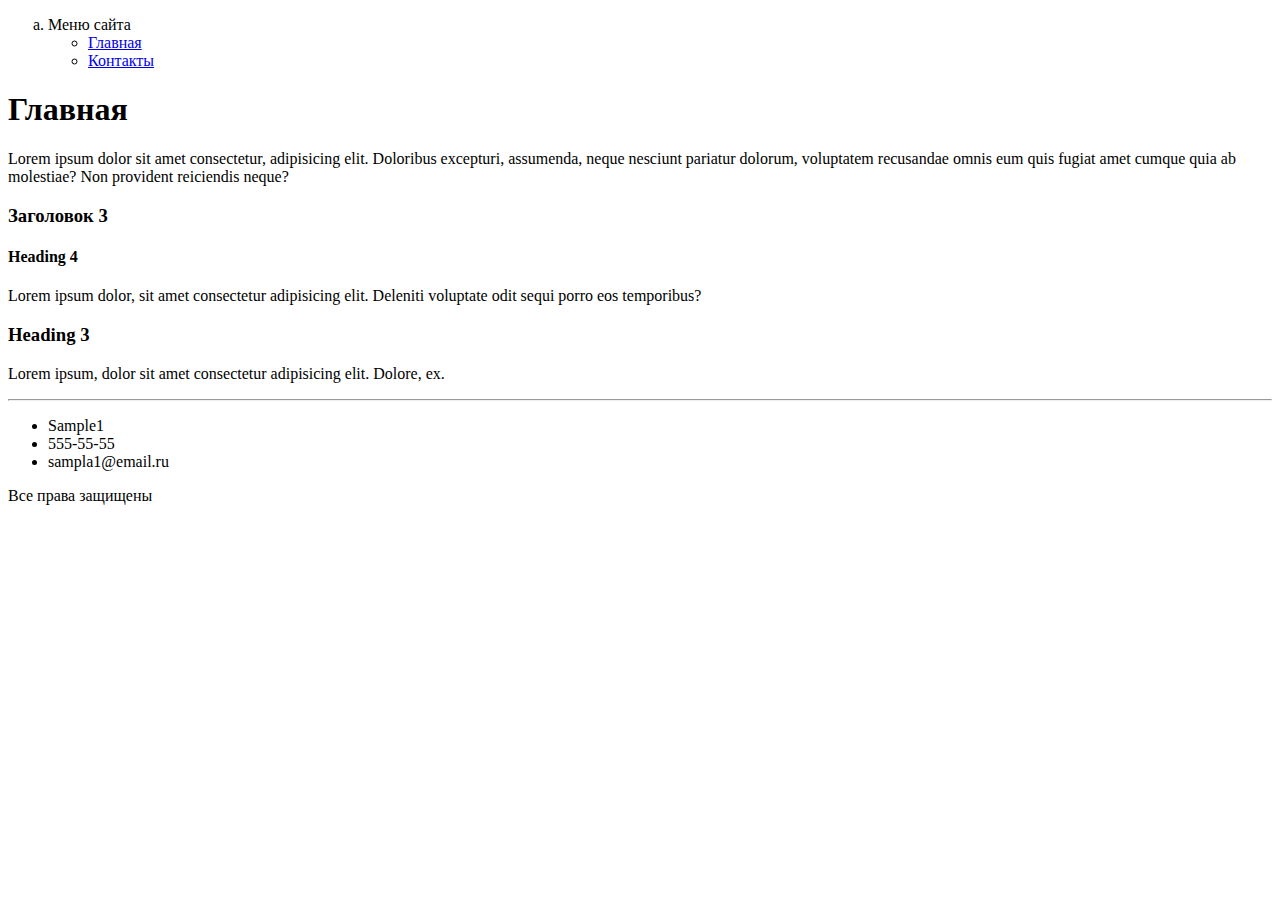
<file: task2/index.html>
<!DOCTYPE html>
<html lang="en">
<head>
    <meta charset="UTF-8">
    <meta http-equiv="X-UA-Compatible" content="IE=edge">
    <meta name="viewport" content="width=device-width, initial-scale=1.0">
    <title>Main</title>
</head> 
<body> 
    <ol type="a">
        <li>
            Меню сайта
            <ul>
                <li><a href="index.html">Главная</a></li>
                <li><a href="contacts.html">Контакты</a></li>
            </ul>
        </li>
    </ol>
    <h1>Главная</h1>
    <p>Lorem ipsum dolor sit amet consectetur, adipisicing elit. Doloribus excepturi, assumenda, neque nesciunt pariatur dolorum, voluptatem recusandae omnis eum quis fugiat amet cumque quia ab molestiae? Non provident reiciendis neque?</p>
    <h3>Заголовок 3</h3>
    <h4>Heading 4</h4>
    <p>Lorem ipsum dolor, sit amet consectetur adipisicing elit. Deleniti voluptate odit sequi porro eos temporibus?</p>
    <h3>Heading 3</h3>
    <p>Lorem ipsum, dolor sit amet consectetur adipisicing elit. Dolore, ex.</p>
    <hr>
    <ul>
        <li>Sample1</li>
        <li>555-55-55</li>
        <li>sampla1@email.ru</li>
    </ul>
    <p>Все права защищены</p>
</body>
</html>
</file>
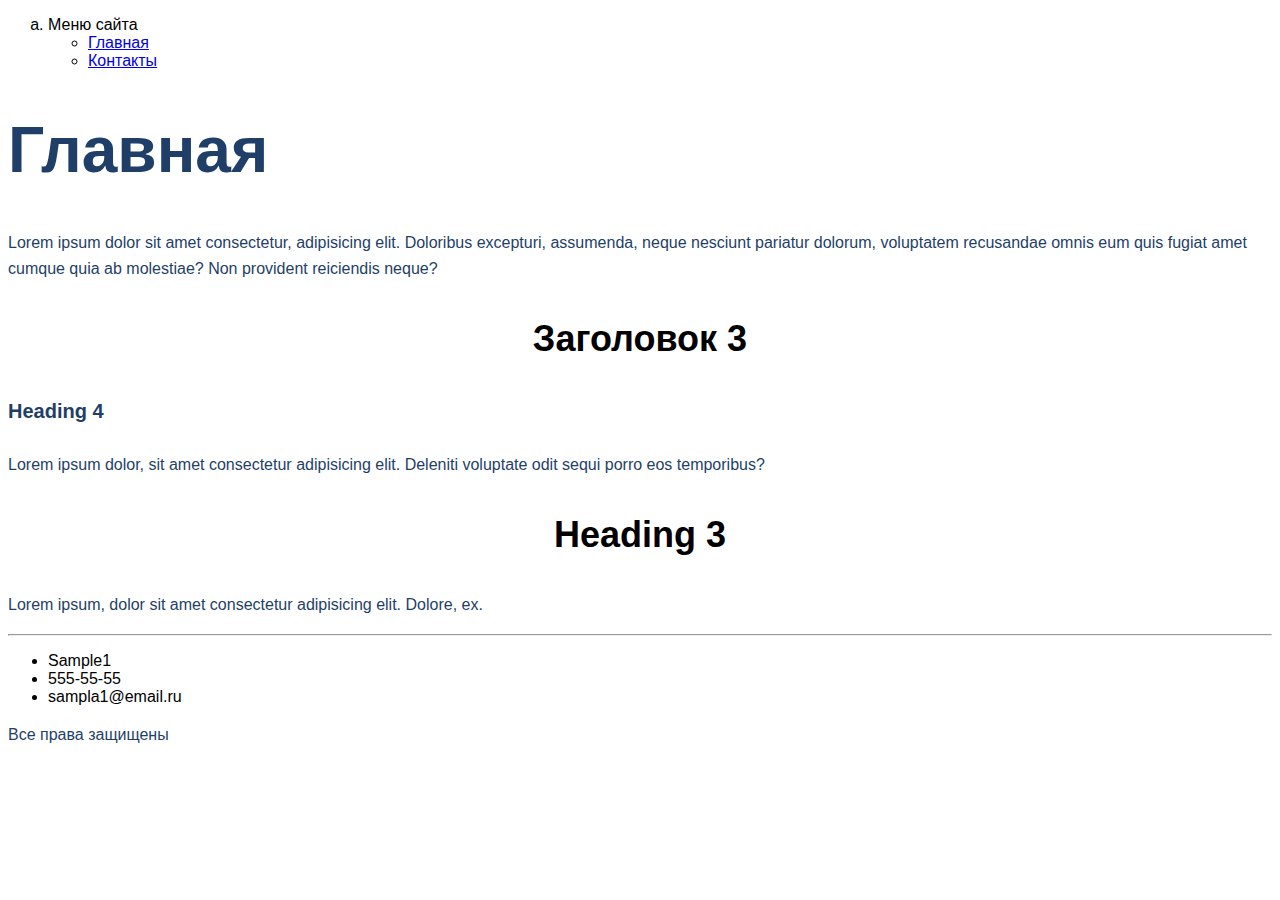
<file: task3/index.html>
<!DOCTYPE html>
<html lang="en">
<head>
    <meta charset="UTF-8">
    <meta http-equiv="X-UA-Compatible" content="IE=edge">
    <meta name="viewport" content="width=device-width, initial-scale=1.0">
    <title>Main</title>
    <link rel="stylesheet" href="styles.css">
</head> 
<body> 
    <ol type="a">
        <li>
            Меню сайта
            <ul>
                <li><a href="index.html">Главная</a></li>
                <li><a href="contacts.html">Контакты</a></li>
            </ul>
        </li>
    </ol>
    <h1 class="main-header">Главная</h1>
    <p class="paragraph">Lorem ipsum dolor sit amet consectetur, adipisicing elit. Doloribus excepturi, assumenda, neque nesciunt pariatur dolorum, voluptatem recusandae omnis eum quis fugiat amet cumque quia ab molestiae? Non provident reiciendis neque?</p>
    <h3 class="third-header">Заголовок 3</h3>
    <h4 class="small-header">Heading 4</h4>
    <p class="paragraph">Lorem ipsum dolor, sit amet consectetur adipisicing elit. Deleniti voluptate odit sequi porro eos temporibus?</p>
    <h3 class="third-header">Heading 3</h3>
    <p class="paragraph">Lorem ipsum, dolor sit amet consectetur adipisicing elit. Dolore, ex.</p>
    <hr>
    <ul>
        <li>Sample1</li>
        <li>555-55-55</li>
        <li>sampla1@email.ru</li>
    </ul>
    <p class="paragraph">Все права защищены</p>
</body>
</html>
</file>
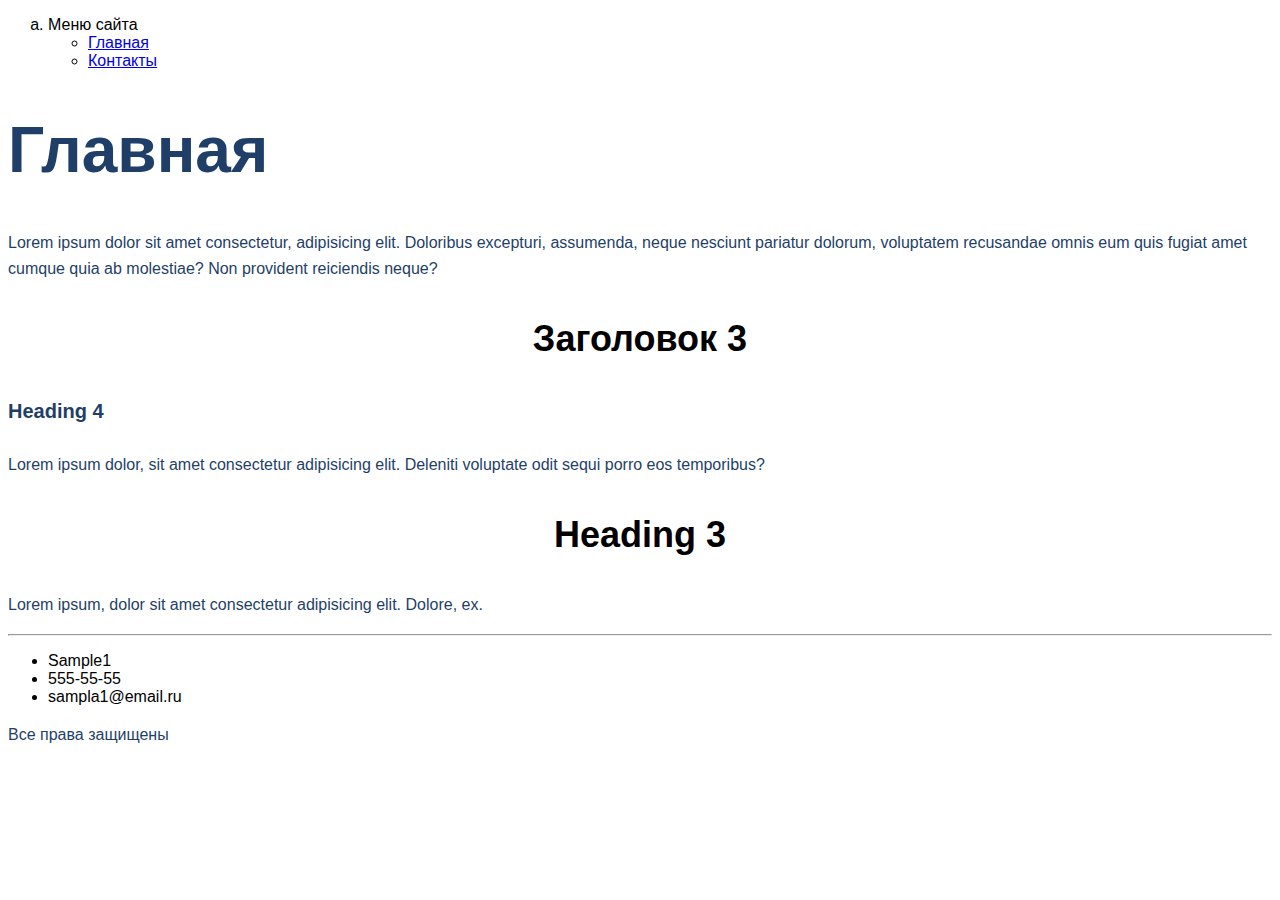
<file: task4/index.html>
<!DOCTYPE html>
<html lang="en">

<head>
    <meta charset="UTF-8">
    <meta http-equiv="X-UA-Compatible" content="IE=edge">
    <meta name="viewport" content="width=device-width, initial-scale=1.0">
    <title>Main</title>
    <link rel="stylesheet" href="styles.css">
</head>

<body>
    <div class="unified-theme text-block">
        <div class="site-menu">
            <ol type="a">
                <li>
                    Меню сайта
                    <ul>
                        <li><a href="index.html">Главная</a></li>
                        <li><a href="contacts.html">Контакты</a></li>
                    </ul>
                </li>
            </ol>
        </div>
        <div class="title">
            <h1 class="main-header">Главная</h1>
            <p class="paragraph">Lorem ipsum dolor sit amet consectetur, adipisicing elit. Doloribus excepturi,
                assumenda,
                neque nesciunt pariatur dolorum, voluptatem recusandae omnis eum quis fugiat amet cumque quia ab
                molestiae? Non
                provident reiciendis neque?</p>
        </div>
    </div>
    <div class="unified-theme">
        <h3 class="third-header">Заголовок 3</h3>
        <div class="offers-list">
            <div class="offer">
                <h4 class="small-header">Heading 4</h4>
            </div>
        </div>
    </div>

    <div class="text-block">
        <p class="paragraph">Lorem ipsum dolor, sit amet consectetur adipisicing elit. Deleniti voluptate odit sequi
            porro eos temporibus?</p>
    </div>

    <div class="text-block">
        <div class="work-offer-block">
            <div class="work-offer">
                <h3 class="third-header">Heading 3</h3>
                <p class="paragraph">Lorem ipsum, dolor sit amet consectetur adipisicing elit. Dolore, ex.</p>
            </div>
        </div>

        <hr>
        <div class="footer">
            <ul>
                <li>Sample1</li>
                <li>555-55-55</li>
                <li>sampla1@email.ru</li>
            </ul>
            <div class="copyright">
                <p class="paragraph">Все права защищены</p>
            </div>
        </div>
    </div>
</body>

</html>
</file>
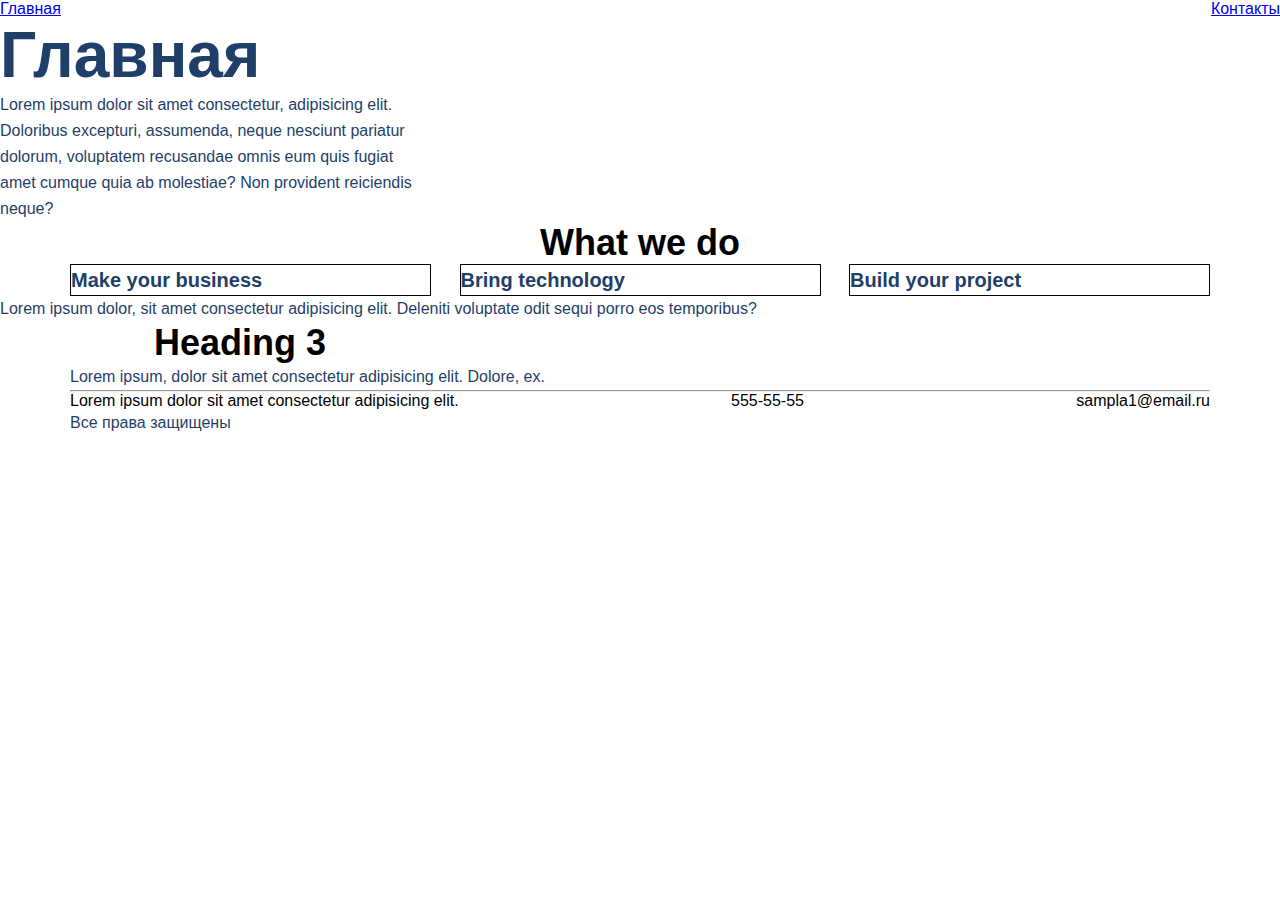
<file: task5/index.html>
<!DOCTYPE html>
<html lang="en">

<head>
    <meta charset="UTF-8">
    <meta http-equiv="X-UA-Compatible" content="IE=edge">
    <meta name="viewport" content="width=device-width, initial-scale=1.0">
    <title>Main</title>
    <link rel="stylesheet" href="styles.css">
</head>

<body>

    <div class="heading">
        <a href="index.html">Главная</a>
        <a href="contacts.html">Контакты</a>
    </div>
    <div class="title">
        <h1 class="main-header">Главная</h1>
        <p class="paragraph">Lorem ipsum dolor sit amet consectetur, adipisicing elit. Doloribus excepturi,
            assumenda,
            neque nesciunt pariatur dolorum, voluptatem recusandae omnis eum quis fugiat amet cumque quia ab
            molestiae? Non
            provident reiciendis neque?</p>
    </div>

    <div class="what-we-do container">
        <h3 class="medium-header">What we do</h3>
        <div class="card-list">
            <div class="card">
                <h4 class="small-header">Make your business</h4>
            </div>
            <div class="card">
                <h4 class="small-header">Bring technology</h4>
            </div>
            <div class="card">
                <h4 class="small-header">Build your project</h4>
            </div>
        </div>
    </div>

    <div class="our-finished-project">
        <p class="paragraph">Lorem ipsum dolor, sit amet consectetur adipisicing elit. Deleniti voluptate odit sequi
            porro eos temporibus?</p>
    </div>

    <div class="footer">
        <div class="container">
            <div class="chatter">
                <div class="intersted-to-woek">
                    <h3 class="medium-header">Heading 3</h3>
                    <p class="paragraph">Lorem ipsum, dolor sit amet consectetur adipisicing elit. Dolore, ex.</p>
                </div>
            </div>

            <hr>
            <div class="down-footer">
                <ul class="footer-contacts">
                    <li>Lorem ipsum dolor sit amet consectetur adipisicing elit.</li>
                    <li>555-55-55</li>
                    <li>sampla1@email.ru</li>
                </ul>
                <div class="copyright">
                    <p class="paragraph">Все права защищены</p>
                </div>
            </div>
        </div>
    </div>
</body>

</html>
</file>
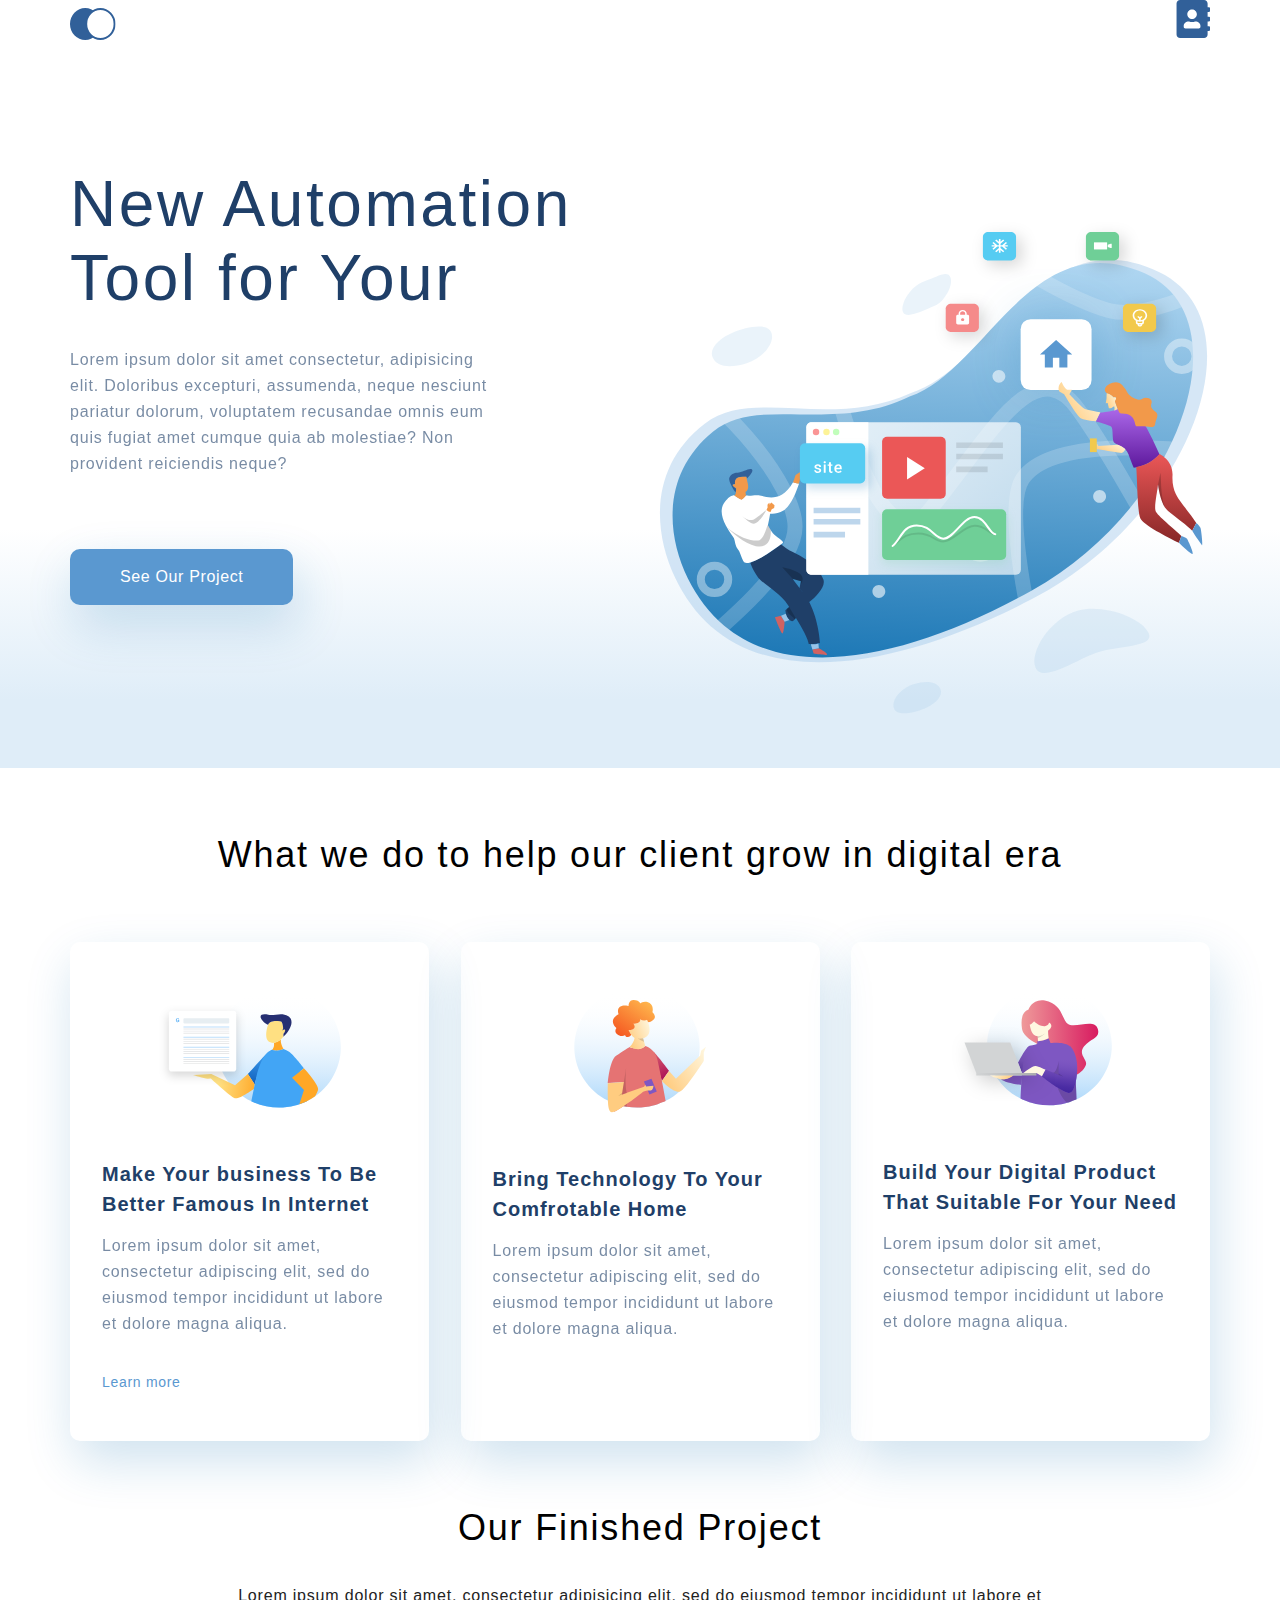
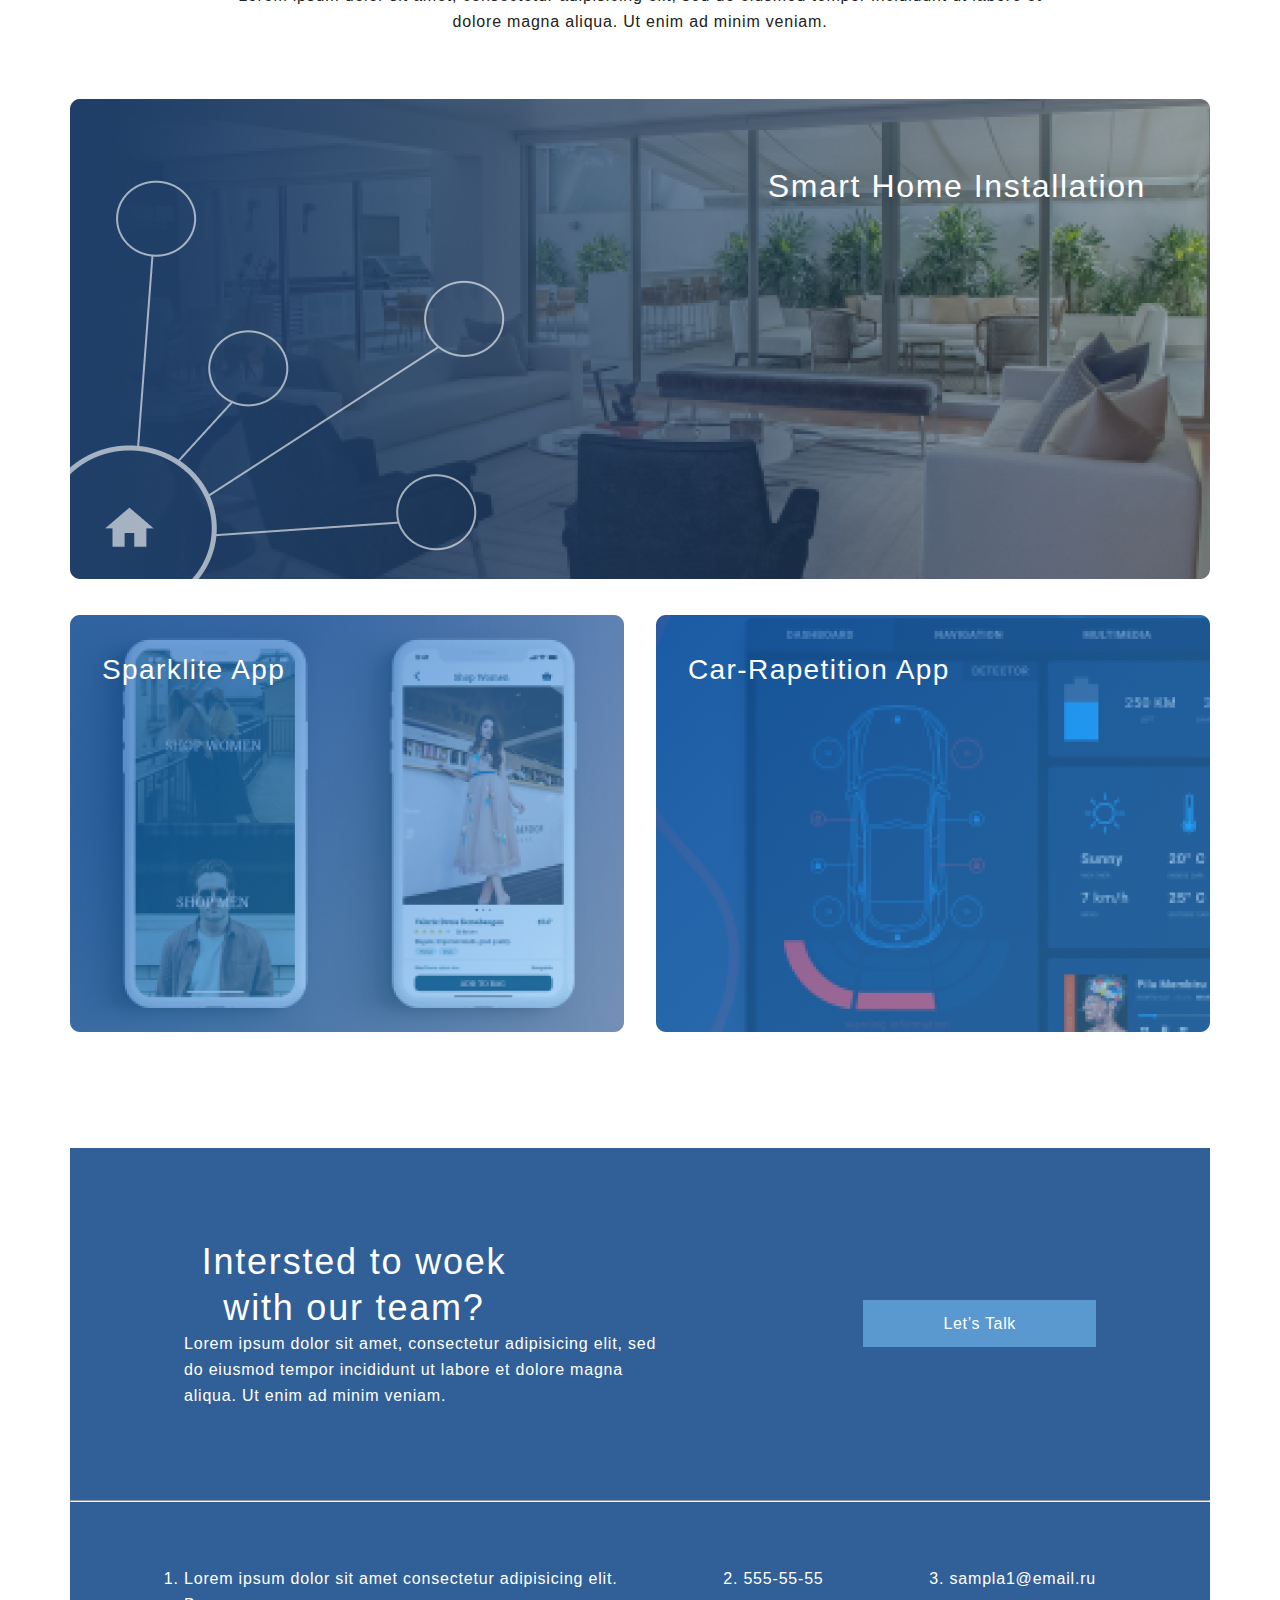
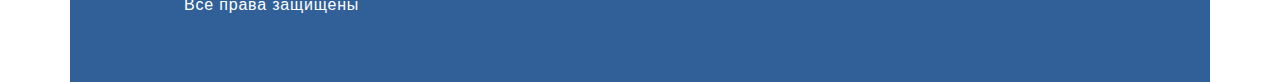
<file: task6/index.html>
<!DOCTYPE html>
<html lang="en">

<head>
    <meta charset="UTF-8">
    <meta http-equiv="X-UA-Compatible" content="IE=edge">
    <meta name="viewport" content="width=device-width, initial-scale=1.0">
    <title>Main</title>
    <link rel="stylesheet" href="styles.css">
</head>

<body>
    <div class="top">
        <div class="container top__box">
            <div class="heading">
                <a href="index.html">
                    <img src="img/logo.svg" alt="logo">
                </a>
                <a href="contacts.html">
                    <img src="img/contacts.svg" alt="contacts">
                </a>
            </div>
            <div class="top__info">
                <h1 class="top__header">New Automation Tool for Your</h1>
                <p class="text">Lorem ipsum dolor sit amet consectetur, adipisicing elit. Doloribus excepturi,
                    assumenda,
                    neque nesciunt pariatur dolorum, voluptatem recusandae omnis eum quis fugiat amet cumque quia ab
                    molestiae? Non
                    provident reiciendis neque?</p>
                <a class="top__button" href="#">See Our Project</a>
            </div>
        </div>
    </div>

    <div class="what-we-do container">
        <h3 class="header">What we do to help our client grow in digital era</h3>
        <div class="card__box">
            <div class="card">
                <img class="card__img" src="img/card_1.svg" alt="card_1">
                <h4 class="small-header">Make Your business To Be Better Famous In Internet</h4>
                <p class="text">Lorem ipsum dolor sit amet, consectetur adipiscing elit, sed do eiusmod tempor
                    incididunt ut labore et dolore magna aliqua.</p>
                <a href="" class="card__link">Learn more</a>
            </div>
            <div class="card">
                <img class="card__img" src="img/card_2.svg" alt="card_2">
                <h4 class="small-header">Bring Technology To Your Comfrotable Home</h4>
                <p class="text">Lorem ipsum dolor sit amet, consectetur adipiscing elit, sed do eiusmod tempor
                    incididunt ut labore et dolore magna aliqua.</p>
            </div>
            <div class="card">
                <img class="card__img" src="img/card_3.svg" alt="card_3">
                <h4 class="small-header">Build Your Digital Product That Suitable For Your Need</h4>
                <p class="text">Lorem ipsum dolor sit amet, consectetur adipiscing elit, sed do eiusmod tempor
                    incididunt ut labore et dolore magna aliqua.</p>
            </div>
        </div>
    </div>

    <div class="project container">
        <h3 class="header">Our Finished Project</h3>
        <p class="text project__text">Lorem ipsum dolor sit amet, consectetur adipisicing elit, sed do eiusmod tempor
            incididunt ut labore et dolore magna aliqua. Ut enim ad minim veniam.</p>
        <div class="project__item">
            <img class="project__img" src="img/project_1.png" alt="project_1">
            <p class="project__img__text">Smart Home Installation</p>

        </div>
        <div class="project__group">
            <div class="project__item project__item_margin">
                <img src="img/project_2.png" alt="project_2" class="project__img">
                <p class="project__group__img__text">Sparklite App</p>
            </div>
            <div class="project__item">
                <img src="img/project_3.png" alt="project_3" class="project__img">
                <p class="project__group__img__text">Car-Rapetition App</p>
            </div>
        </div>

    </div>

    <div class="footer">
        <div class="container">
            <div class="footer_back">
                <div class="footer__top">
                    <div class="intersted-to-woek">
                        <h3 class="header footer__header">Intersted to woek with our team?</h3>
                        <p class="text footer__text">Lorem ipsum dolor sit amet, consectetur adipisicing elit, sed do eiusmod
                            tempor incididunt ut labore et dolore magna aliqua. Ut enim ad minim veniam.</p>
                    </div>
                    <div class="footer__button__box">
                        <a href="#" class="footer__button">Let’s Talk</a>
                    </div>
                </div>


                <hr>
                <div class="footer__down">
                    <ol class="footer__contacts">
                        <li class="text footer__text">Lorem ipsum dolor sit amet consectetur adipisicing elit.</li>
                        <li class="text footer__text">555-55-55</li>
                        <li class="text footer__text">sampla1@email.ru</li>
                    </ol>
                    <div class="copyright">
                        <p class="text footer__text">Все права защищены</p>
                    </div>
                </div>
            </div>
        </div>
    </div>
</body>

</html>
</file>
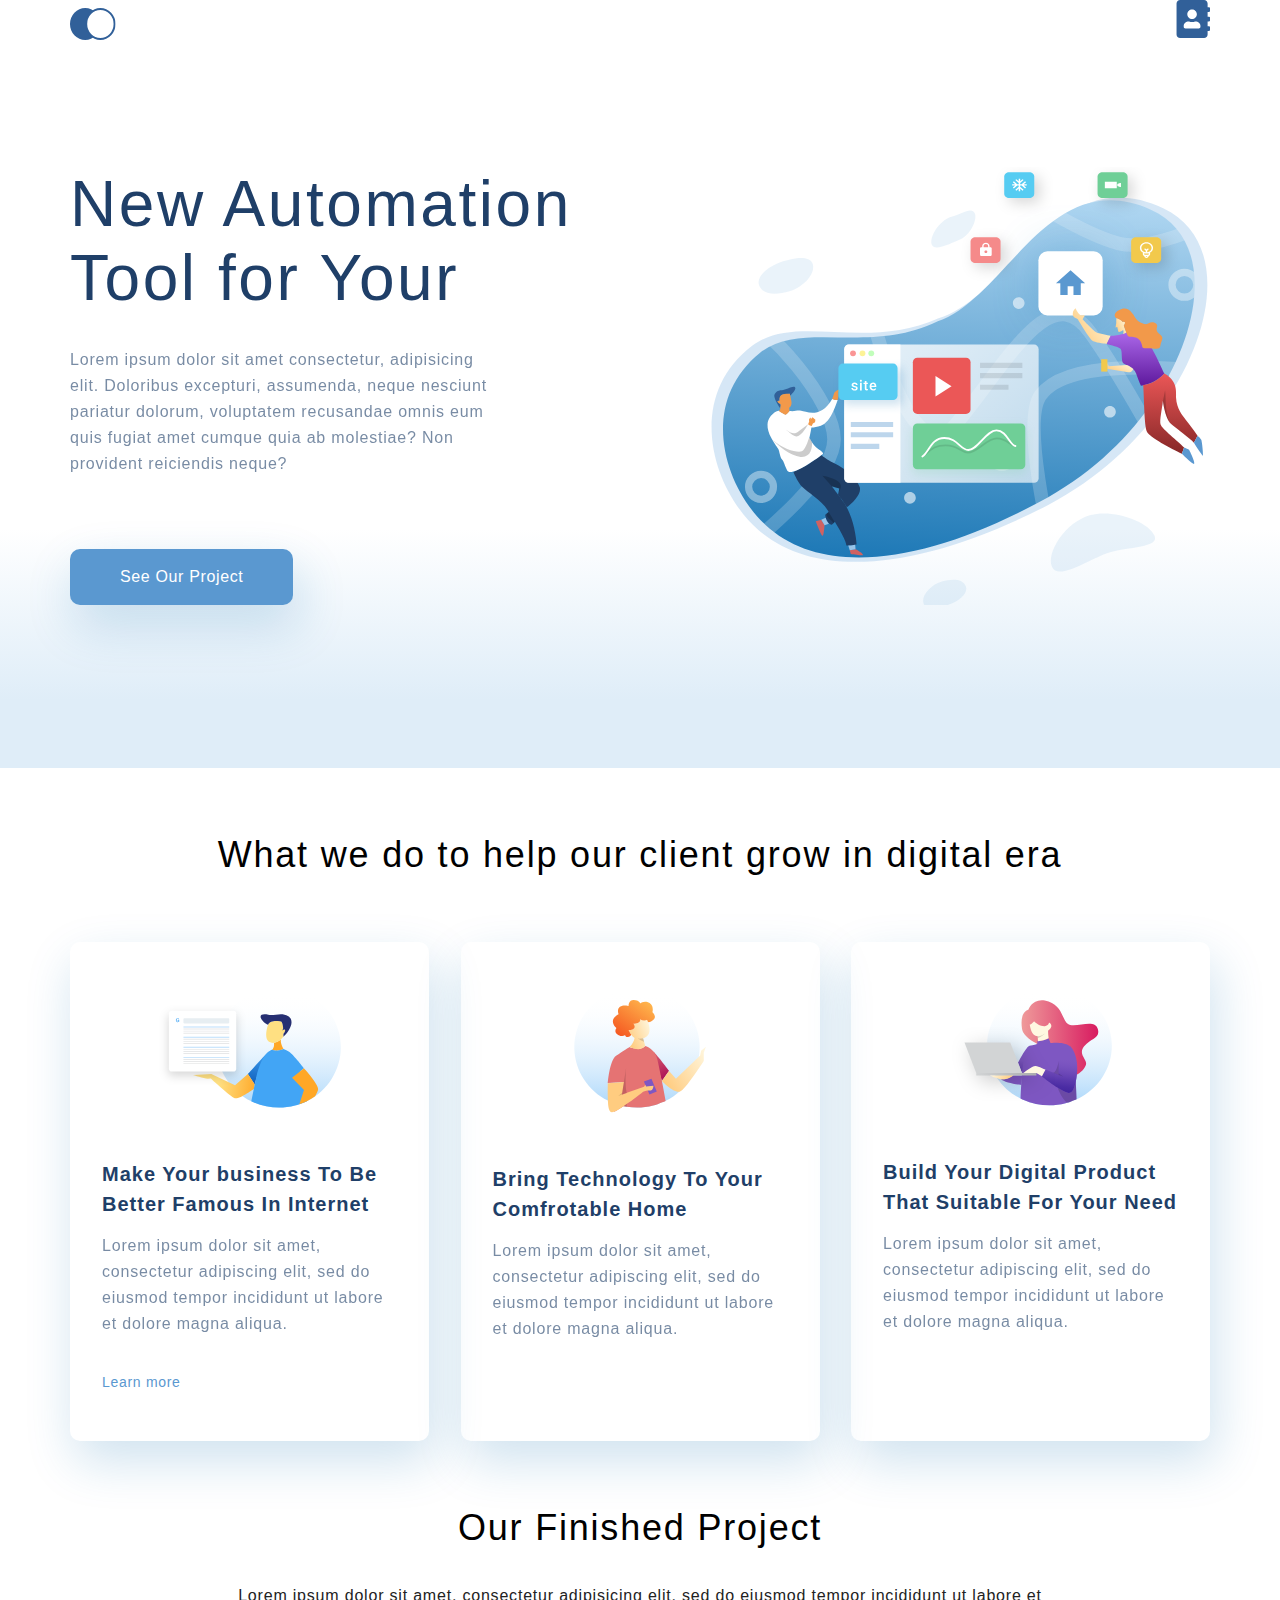
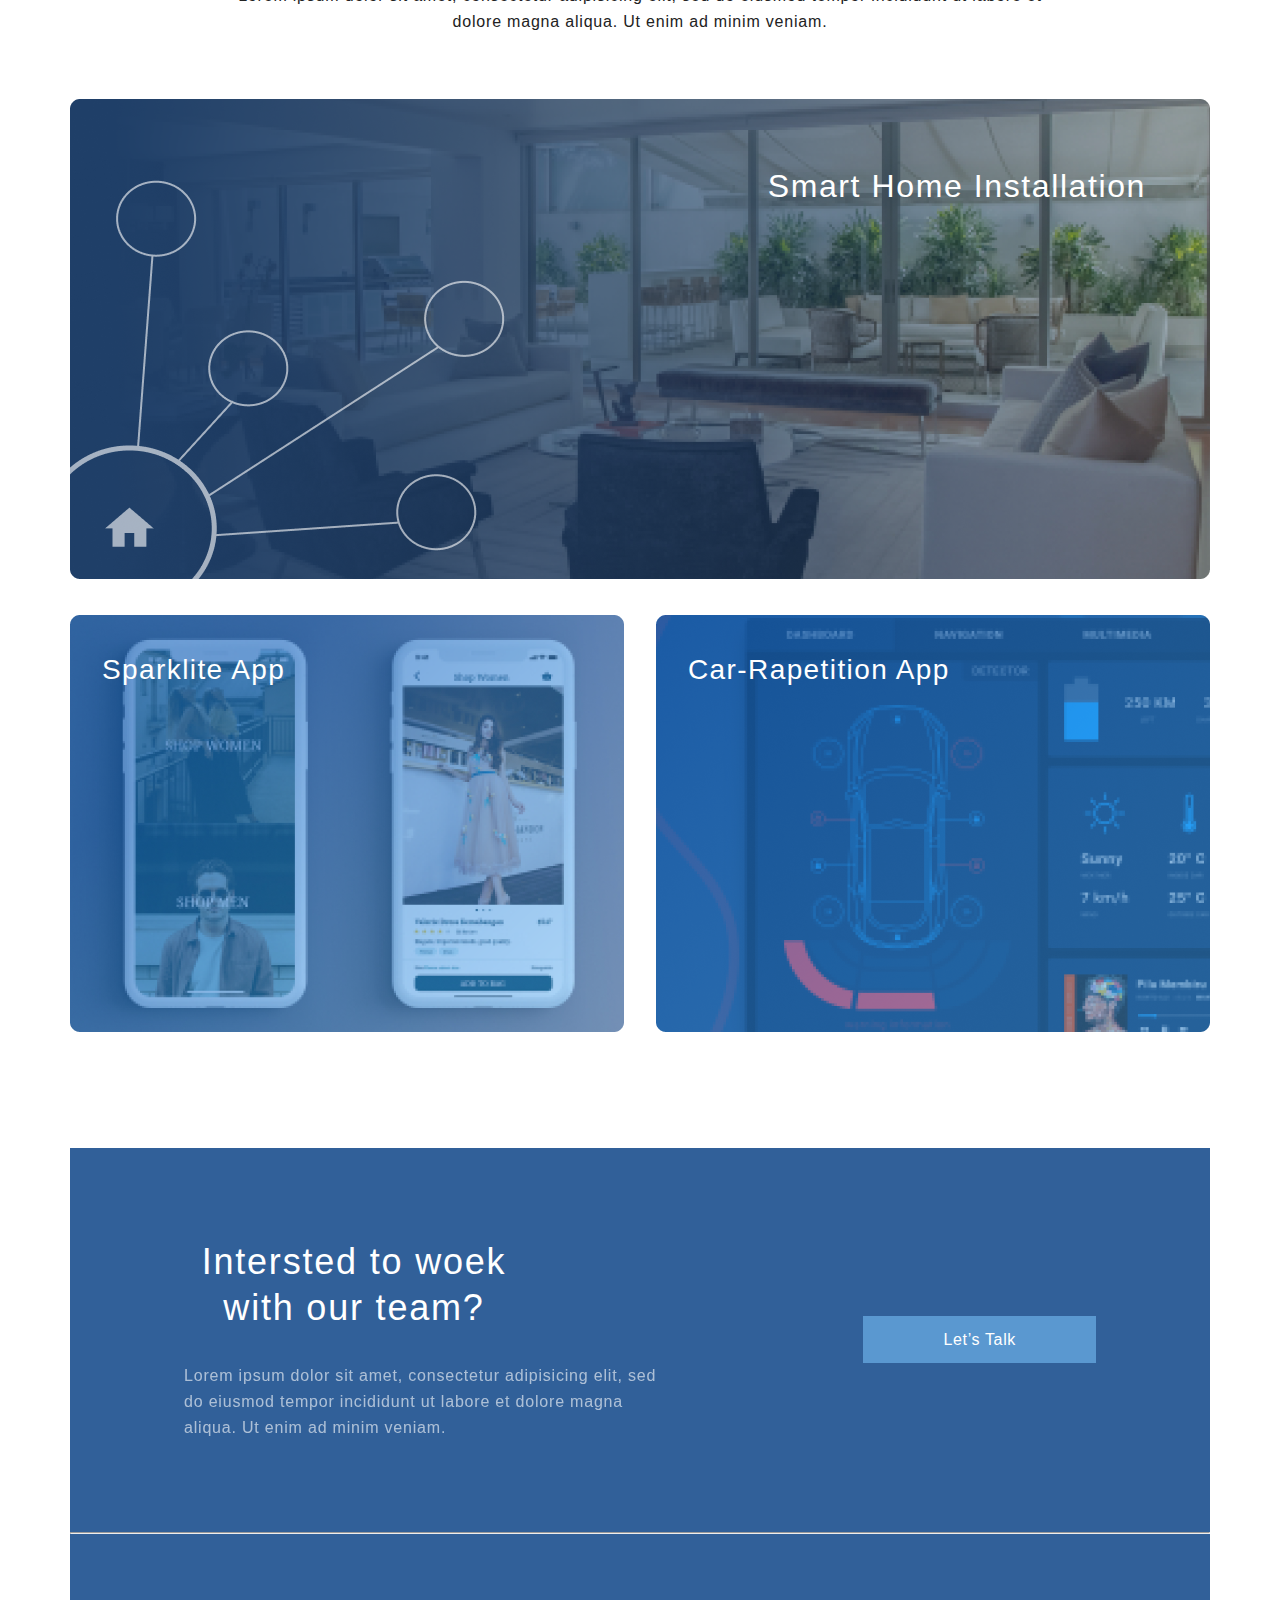
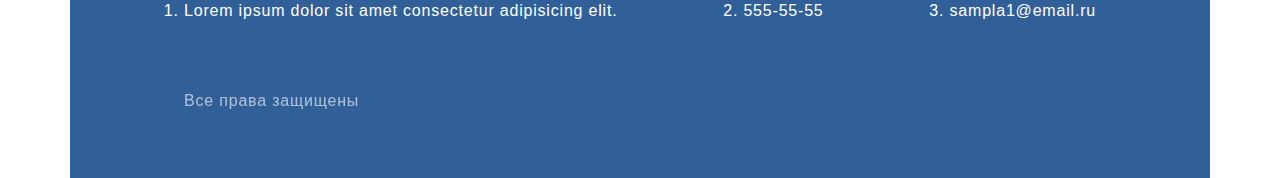
<file: task7/index.html>
<!DOCTYPE html>
<html lang="zxx">

<head>
    <meta charset="UTF-8">
    <meta http-equiv="X-UA-Compatible" content="IE=edge">
    <meta name="viewport" content="width=device-width, initial-scale=1.0">
    <title>Main</title>
    <link rel="stylesheet" href="styles.css">
</head>

<body>
    <div class="top">
        <div class="container top__box">
            <div class="heading">
                <a href="index.html">
                    <img src="img/logo.svg" alt="logo">
                </a>
                <a href="contacts.html">
                    <img src="img/contacts.svg" alt="contacts">
                </a>
            </div>
            <div class="top__info">
                <h1 class="top__header">New Automation Tool for Your</h1>
                <p class="text">Lorem ipsum dolor sit amet consectetur, adipisicing elit. Doloribus excepturi,
                    assumenda,
                    neque nesciunt pariatur dolorum, voluptatem recusandae omnis eum quis fugiat amet cumque quia ab
                    molestiae? Non
                    provident reiciendis neque?</p>
                <a class="top__button" href="#">See Our Project</a>
            </div>
        </div>
    </div>

    <div class="what-we-do container">
        <h3 class="header">What we do to help our client grow in digital era</h3>
        <div class="card__box">
            <div class="card">
                <img class="card__img" src="img/card_1.svg" alt="card_1">
                <h4 class="small-header">Make Your business To Be Better Famous In Internet</h4>
                <p class="text">Lorem ipsum dolor sit amet, consectetur adipiscing elit, sed do eiusmod tempor
                    incididunt ut labore et dolore magna aliqua.</p>
                <a href="" class="card__link">Learn more</a>
            </div>
            <div class="card">
                <img class="card__img" src="img/card_2.svg" alt="card_2">
                <h4 class="small-header">Bring Technology To Your Comfrotable Home</h4>
                <p class="text">Lorem ipsum dolor sit amet, consectetur adipiscing elit, sed do eiusmod tempor
                    incididunt ut labore et dolore magna aliqua.</p>
            </div>
            <div class="card">
                <img class="card__img" src="img/card_3.svg" alt="card_3">
                <h4 class="small-header">Build Your Digital Product That Suitable For Your Need</h4>
                <p class="text">Lorem ipsum dolor sit amet, consectetur adipiscing elit, sed do eiusmod tempor
                    incididunt ut labore et dolore magna aliqua.</p>
            </div>
        </div>
    </div>

    <div class="project container">
        <h3 class="header">Our Finished Project</h3>
        <p class="text project__text">Lorem ipsum dolor sit amet, consectetur adipisicing elit, sed do eiusmod tempor
            incididunt ut labore et dolore magna aliqua. Ut enim ad minim veniam.</p>
        <div class="project__item">
            <img class="project__img" src="img/project_1.png" alt="project_1">
            <p class="project__img__text">Smart Home Installation</p>

        </div>
        <div class="project__group">
            <div class="project__item project__item_margin">
                <img src="img/project_2.png" alt="project_2" class="project__img">
                <p class="project__group__img__text">Sparklite App</p>
            </div>
            <div class="project__item">
                <img src="img/project_3.png" alt="project_3" class="project__img">
                <p class="project__group__img__text">Car-Rapetition App</p>
            </div>
        </div>

    </div>

    <div class="footer">
        <div class="container">
            <div class="footer_back">
                <div class="footer__top">
                    <div class="intersted-to-woek">
                        <h3 class="header footer__header">Intersted to woek with our team?</h3>
                        <p class="text footer__text">Lorem ipsum dolor sit amet, consectetur adipisicing elit, sed do
                            eiusmod
                            tempor incididunt ut labore et dolore magna aliqua. Ut enim ad minim veniam.</p>
                    </div>
                    <div class="footer__button__box">
                        <a href="#" class="footer__button">Let’s Talk</a>
                    </div>
                </div>


                <hr>
                <div class="footer__down">
                    <ol class="footer__contacts">
                        <li class="text footer__text footer__contacts__text footer__contacts__text__margin">Lorem ipsum
                            dolor sit amet consectetur
                            adipisicing elit.</li>
                        <li class="text footer__text footer__contacts__text footer__contacts__text__margin">555-55-55</li>
                        <li class="text footer__text footer__contacts__text">sampla1@email.ru</li>
                    </ol>
                    <div class="copyright">
                        <p class="text footer__text">Все права защищены</p>
                    </div>
                </div>
            </div>
        </div>
    </div>
</body>

</html>
</file>
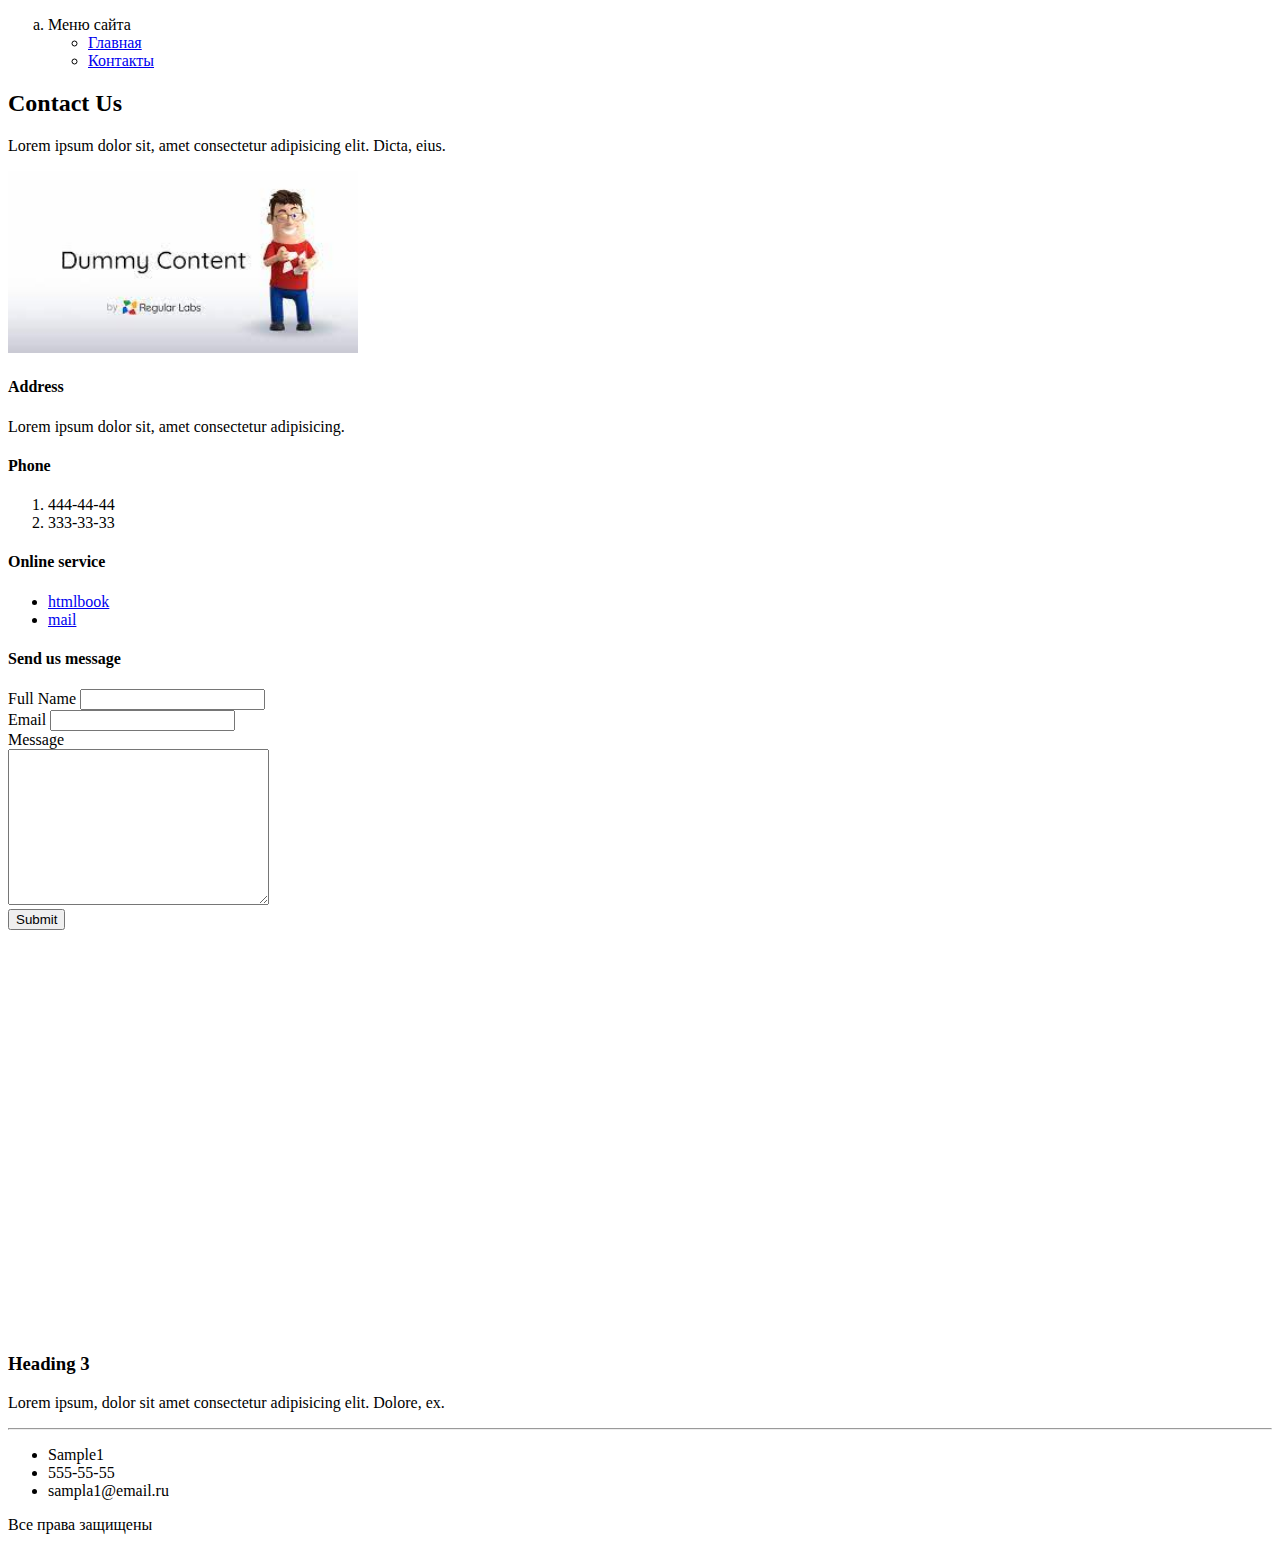
<file: task2/contacts.html>
<!DOCTYPE html>
<html lang="en">
<head>
    <meta charset="UTF-8">
    <meta http-equiv="X-UA-Compatible" content="IE=edge">
    <meta name="viewport" content="width=device-width, initial-scale=1.0">
    <title>Contacts</title>
</head>
<body>
    <ol type="a">
        <li>
            Меню сайта
            <ul>
                <li><a href="index.html">Главная</a></li>
                <li><a href="contacts.html">Контакты</a></li>
            </ul>
        </li>
    </ol>
    <h2>Contact Us</h2>
    <p>Lorem ipsum dolor sit, amet consectetur adipisicing elit. Dicta, eius.</p>
    <img src="img/dummy.jpg" alt="dummy_contant" width="350">
    <h4>Address</h4>
    <p>Lorem ipsum dolor sit, amet consectetur adipisicing.</p>
    <h4>Phone</h4>
    <ol>
        <li>444-44-44</li>
        <li>333-33-33</li>
    </ol>
    <h4>Online service</h4>
    <ul>
        <li>
            <a href="http://htmlbook.ru/" target="_blank">htmlbook</a>
        </li>
        <li>
            <a href="mailto:test@yandex.ru" target="_blank">mail</a>
        </li>
    </ul>
    <h4>Send us message</h4>
    <form action="#">
        <label>Full Name <input type="text"></label><br>
        <label>Email  <input type="email"></label><br>
        <label for="message">Message </label><br>
        <textarea id="message" cols="30" rows="10"></textarea><br>
        <input type="submit"><br>
    </form>
    <iframe src="https://yandex.ru/map-widget/v1/?um=constructor%3A41d4c00e1d5fa54fed2f29cd96fa464a2a1ffd8790b704fde06ea682fdd64a50&amp;source=constructor" width="500" height="400" frameborder="0"></iframe>
    <h3>Heading 3</h3>
    <p>Lorem ipsum, dolor sit amet consectetur adipisicing elit. Dolore, ex.</p>
    <hr>
    <ul>
        <li>Sample1</li>
        <li>555-55-55</li>
        <li>sampla1@email.ru</li>
    </ul>
    <p>Все права защищены</p>
</body>
</html>

<!-- Шапка сайта
Заголовок Contact Us (h2)
Параграф с произвольным текстом не более 10 символов
Произвольное изображение (не более 350px)
Заголовок Address (h4)
Параграф с произвольным текстом не более 7 символов
Заголовок Phone (h4)
Список из 2х номеров телефонов
Заголовок Online service (h4)
Список из 2х ссылок на сайт и почту (произвольный адрес и номер телефона)
Заголовок Send us message (h4)
Текст Full Name и текстовое поле ввода
Текст Email и поле ввода почты
Текст Message и элемент textarea
Кнопка отправки с текстом submit
Интерактивная яндекс карта
Подвал сайта (Необходимо скопировать с главной страницы, заново создавать элементы не нужно, ниже идет перечисление что нужно скопировать) заголовок (h3), не более 3-х слов. Параграф с произвольным текстом, не более 10 слов. Разделительная линия (hr) Список контактов произвольный текст не более 5 слов номер телефона адрес электронной почты Параграф с текстом “Все права защищены”. -->
</file>
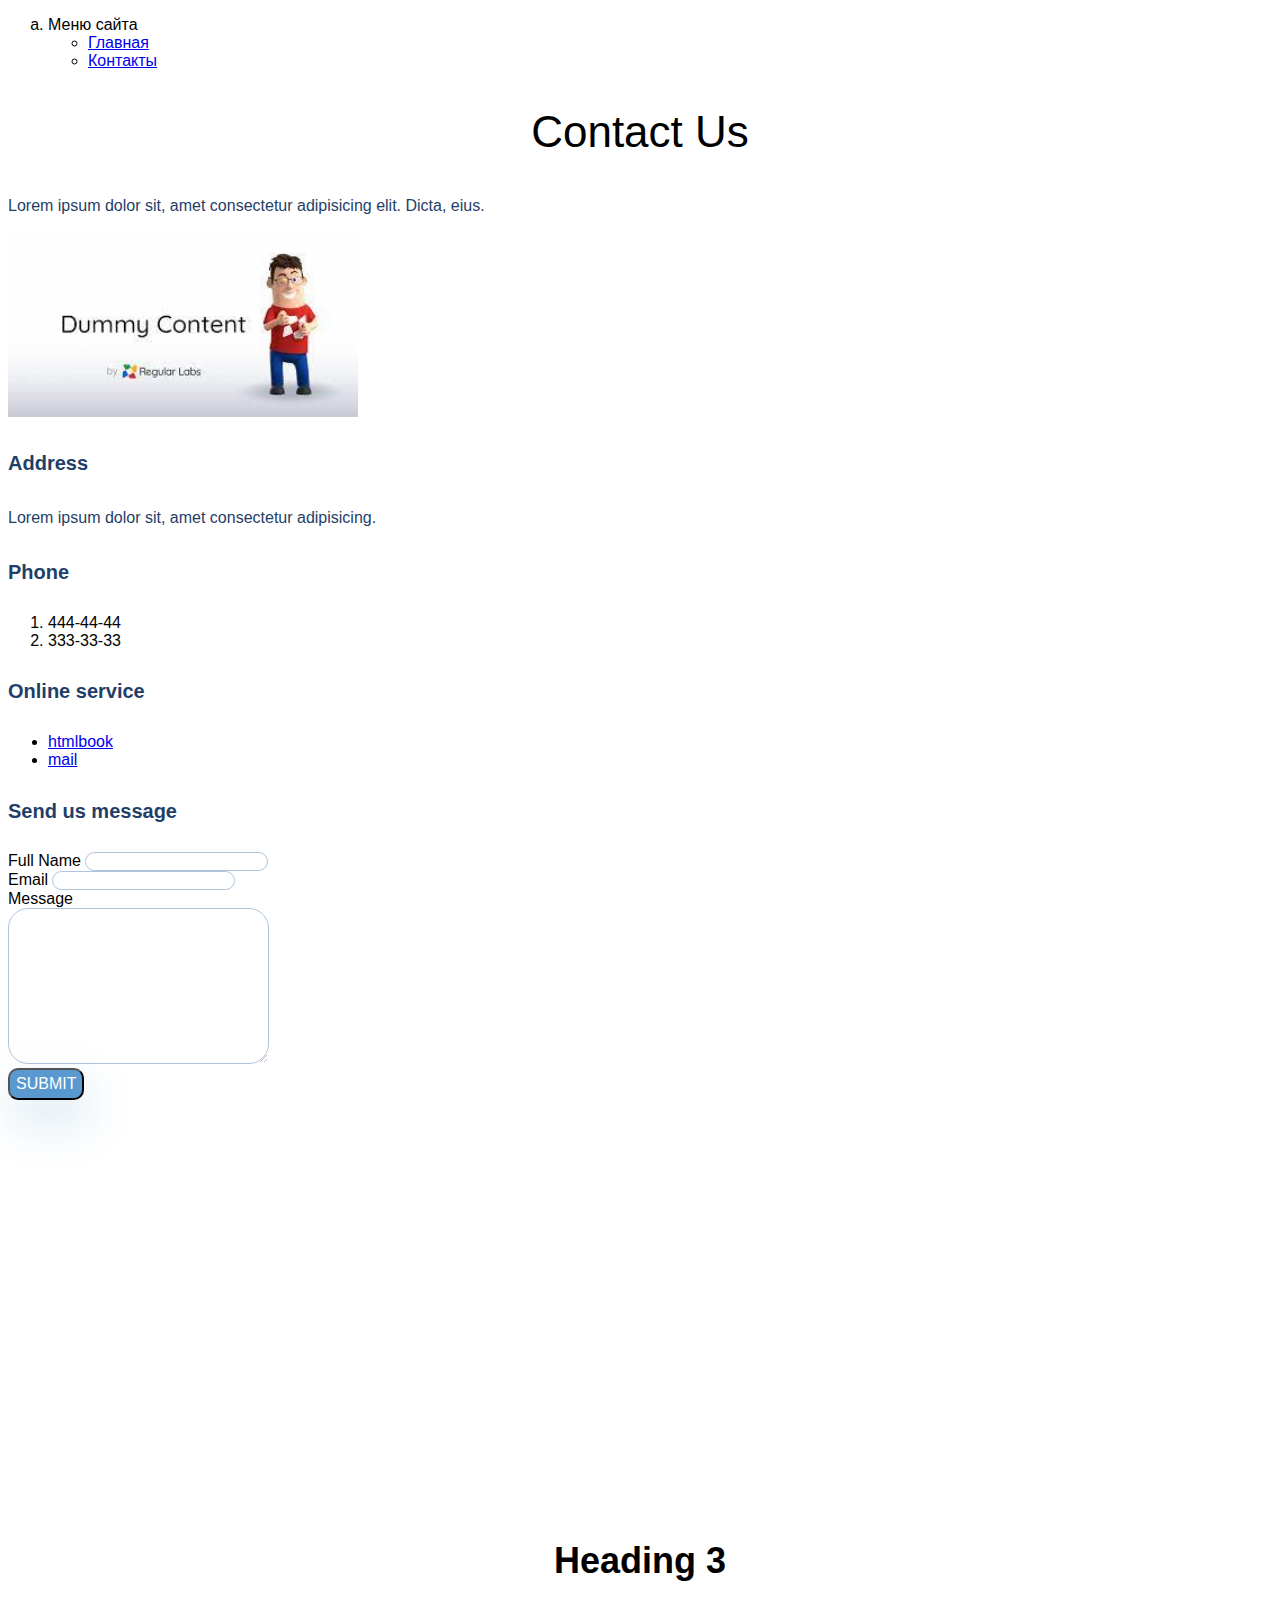
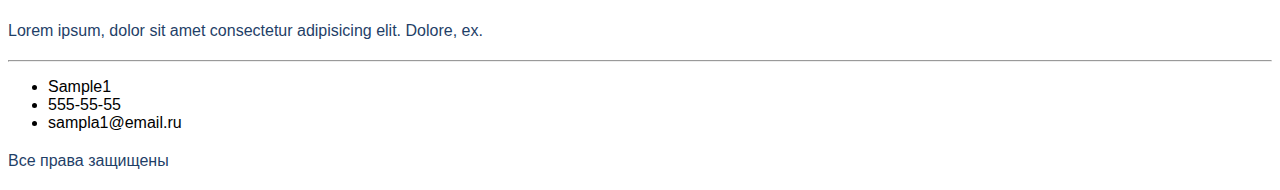
<file: task3/contacts.html>
<!DOCTYPE html>
<html lang="en">
<head>
    <meta charset="UTF-8">
    <meta http-equiv="X-UA-Compatible" content="IE=edge">
    <meta name="viewport" content="width=device-width, initial-scale=1.0">
    <title>Contacts</title>
    <link rel="stylesheet" href="styles.css">
</head>
<body>
    <ol type="a">
        <li>
            Меню сайта
            <ul>
                <li><a href="index.html">Главная</a></li>
                <li><a href="contacts.html">Контакты</a></li>
            </ul>
        </li>
    </ol>
    <h2 class="alter-header">Contact Us</h2>
    <p class="paragraph">Lorem ipsum dolor sit, amet consectetur adipisicing elit. Dicta, eius.</p>
    <img src="img/dummy.jpg" alt="dummy_contant" width="350">
    <h4 class="small-header">Address</h4>
    <p class="paragraph">Lorem ipsum dolor sit, amet consectetur adipisicing.</p>
    <h4 class="small-header">Phone</h4>
    <ol>
        <li>444-44-44</li>
        <li>333-33-33</li>
    </ol>
    <h4 class="small-header">Online service</h4>
    <ul>
        <li>
            <a href="http://htmlbook.ru/" target="_blank">htmlbook</a>
        </li>
        <li>
            <a href="mailto:test@yandex.ru" target="_blank">mail</a>
        </li>
    </ul>
    <h4 class="small-header">Send us message</h4>
    <form action="#">
        <label>Full Name <input class="input-field" type="text"></label><br>
        <label>Email  <input class="input-field" type="email"></label><br>
        <label for="message">Message </label><br>
        <textarea class="input-field" id="message" cols="30" rows="10"></textarea><br>
        <input class="submit" type="submit"><br>
    </form>
    <iframe src="https://yandex.ru/map-widget/v1/?um=constructor%3A41d4c00e1d5fa54fed2f29cd96fa464a2a1ffd8790b704fde06ea682fdd64a50&amp;source=constructor" width="500" height="400" frameborder="0"></iframe>
    <h3 class="third-header">Heading 3</h3>
    <p class="paragraph">Lorem ipsum, dolor sit amet consectetur adipisicing elit. Dolore, ex.</p>
    <hr>
    <ul>
        <li>Sample1</li>
        <li>555-55-55</li>
        <li>sampla1@email.ru</li>
    </ul>
    <p class="paragraph">Все права защищены</p>
</body>
</html>
</file>
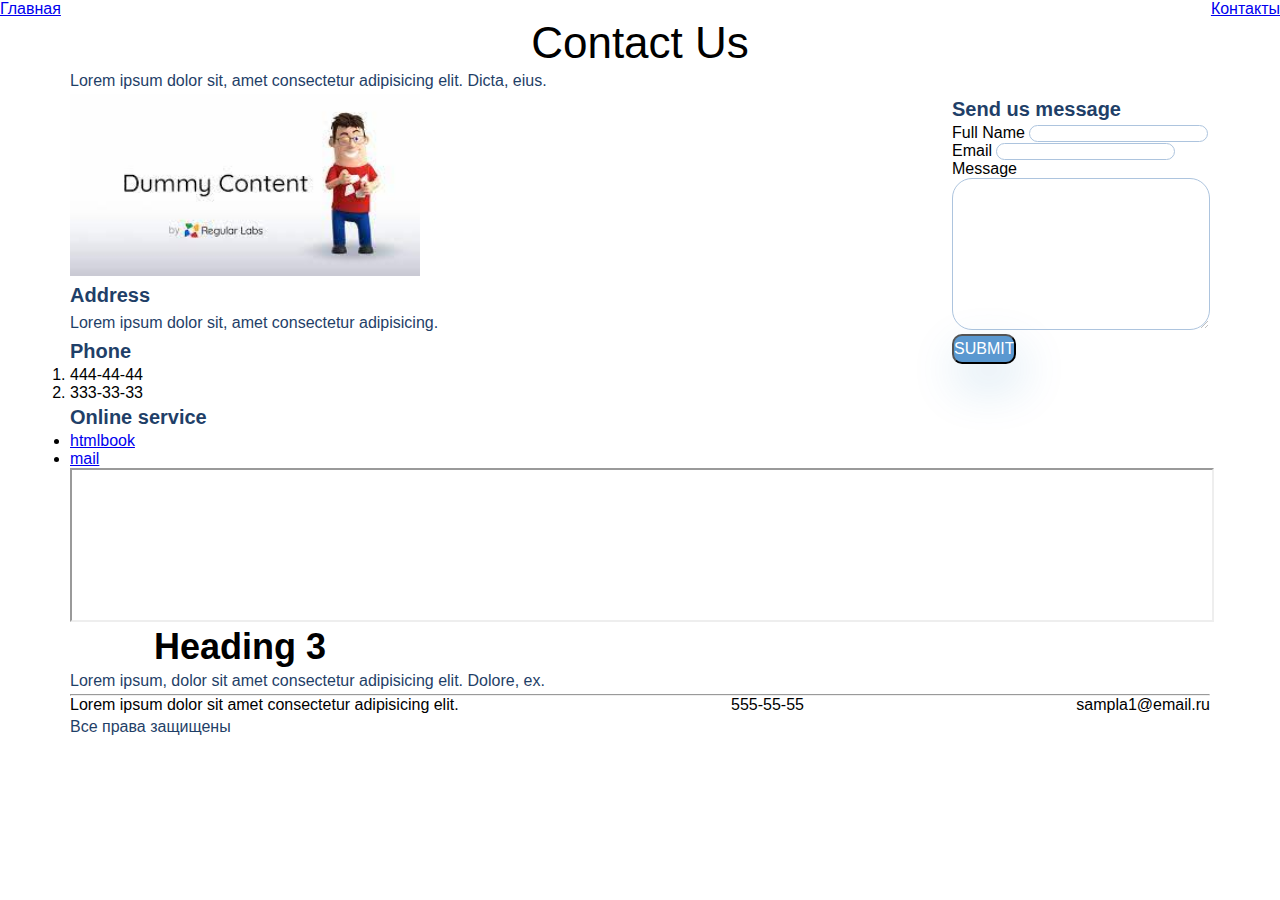
<file: task5/contacts.html>
<!DOCTYPE html>
<html lang="en">

<head>
    <meta charset="UTF-8">
    <meta http-equiv="X-UA-Compatible" content="IE=edge">
    <meta name="viewport" content="width=device-width, initial-scale=1.0">
    <title>Contacts</title>
    <link rel="stylesheet" href="styles.css">
</head>

<body>

    <div class="heading">
        <a href="index.html">Главная</a>
        <a href="contacts.html">Контакты</a>
    </div>
    <div class="container">
        <h2 class="alter-header">Contact Us</h2>
        <p class="paragraph">Lorem ipsum dolor sit, amet consectetur adipisicing elit. Dicta, eius.</p>
        <div class="contacts-with-form">
            <div class="contacts">
                <img src="img/dummy.jpg" alt="dummy_contant" width="350">
                <h4 class="small-header">Address</h4>
                <p class="paragraph">Lorem ipsum dolor sit, amet consectetur adipisicing.</p>
                <h4 class="small-header">Phone</h4>
                <ol>
                    <li>444-44-44</li>
                    <li>333-33-33</li>
                </ol>
                <h4 class="small-header">Online service</h4>
                <ul>
                    <li>
                        <a href="http://htmlbook.ru/" target="_blank">htmlbook</a>
                    </li>
                    <li>
                        <a href="mailto:test@yandex.ru" target="_blank">mail</a>
                    </li>
                </ul>
            </div>
            <form action="#">
                <h4 class="small-header">Send us message</h4>
                <label>Full Name <input class="input-field" type="text"></label><br>
                <label>Email <input class="input-field" type="email"></label><br>
                <label for="message">Message </label><br>
                <textarea class="input-field" id="message" cols="30" rows="10"></textarea><br>
                <input class="submit" type="submit"><br>
            </form>
        </div>
        <iframe class="yandex-card"
            src="https://yandex.ru/map-widget/v1/?um=constructor%3A41d4c00e1d5fa54fed2f29cd96fa464a2a1ffd8790b704fde06ea682fdd64a50&amp;source=constructor">
        </iframe>
    </div>
    <div class="footer">
        <div class="container">
            <div class="chatter">
                <div class="intersted-to-woek">
                    <h3 class="medium-header">Heading 3</h3>
                    <p class="paragraph">Lorem ipsum, dolor sit amet consectetur adipisicing elit. Dolore, ex.</p>
                </div>
            </div>
            <hr>
            <div class="down-footer">
                <ul class="footer-contacts">
                    <li>Lorem ipsum dolor sit amet consectetur adipisicing elit.</li>
                    <li>555-55-55</li>
                    <li>sampla1@email.ru</li>
                </ul>
                <div class="copyright">
                    <p class="paragraph">Все права защищены</p>
                </div>
            </div>
        </div>
    </div>
</body>

</html>
</file>
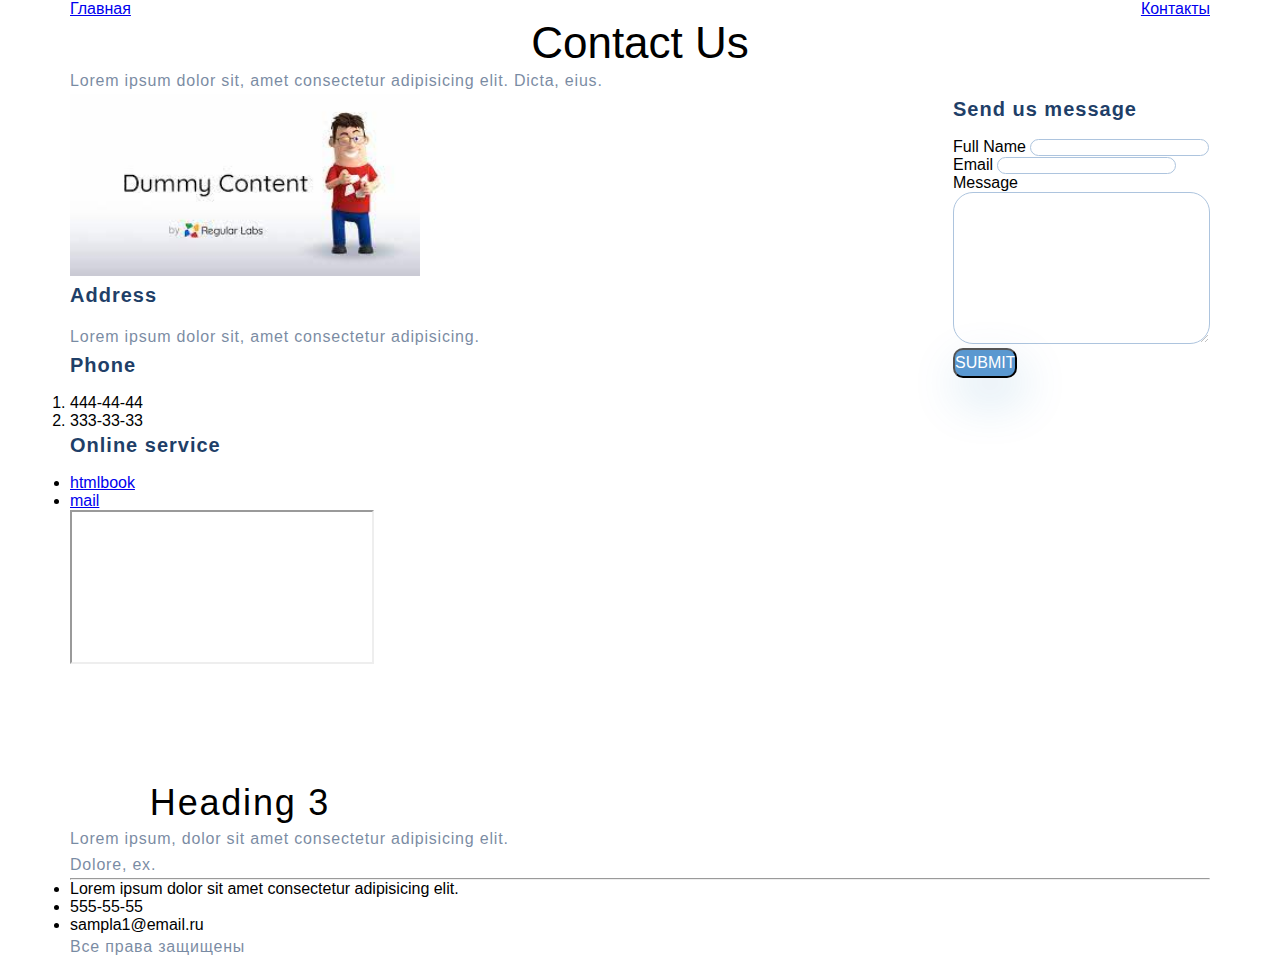
<file: task6/contacts.html>
<!DOCTYPE html>
<html lang="en">

<head>
    <meta charset="UTF-8">
    <meta http-equiv="X-UA-Compatible" content="IE=edge">
    <meta name="viewport" content="width=device-width, initial-scale=1.0">
    <title>Contacts</title>
    <link rel="stylesheet" href="styles.css">
</head>

<body>

    <div class="container">
        <div class="heading">
            <a href="index.html">Главная</a>
            <a href="contacts.html">Контакты</a>
        </div>

        <h2 class="alter-header">Contact Us</h2>
        <p class="text">Lorem ipsum dolor sit, amet consectetur adipisicing elit. Dicta, eius.</p>
        <div class="contacts-with-form">
            <div class="contacts">
                <img src="img/dummy.jpg" alt="dummy_contant" width="350">
                <h4 class="small-header">Address</h4>
                <p class="text">Lorem ipsum dolor sit, amet consectetur adipisicing.</p>
                <h4 class="small-header">Phone</h4>
                <ol>
                    <li>444-44-44</li>
                    <li>333-33-33</li>
                </ol>
                <h4 class="small-header">Online service</h4>
                <ul>
                    <li>
                        <a href="http://htmlbook.ru/" target="_blank">htmlbook</a>
                    </li>
                    <li>
                        <a href="mailto:test@yandex.ru" target="_blank">mail</a>
                    </li>
                </ul>
            </div>
            <form action="#">
                <h4 class="small-header">Send us message</h4>
                <label>Full Name <input class="input-field" type="text"></label><br>
                <label>Email <input class="input-field" type="email"></label><br>
                <label for="message">Message </label><br>
                <textarea class="input-field" id="message" cols="30" rows="10"></textarea><br>
                <input class="submit" type="submit"><br>
            </form>
        </div>
        <iframe class="yandex-card"
            src="https://yandex.ru/map-widget/v1/?um=constructor%3A41d4c00e1d5fa54fed2f29cd96fa464a2a1ffd8790b704fde06ea682fdd64a50&amp;source=constructor">
        </iframe>
    </div>
    <div class="footer">
        <div class="container">
            <div class="chatter">
                <div class="intersted-to-woek">
                    <h3 class="header">Heading 3</h3>
                    <p class="text">Lorem ipsum, dolor sit amet consectetur adipisicing elit. Dolore, ex.</p>
                </div>
            </div>
            <hr>
            <div class="down-footer">
                <ul class="footer-contacts">
                    <li>Lorem ipsum dolor sit amet consectetur adipisicing elit.</li>
                    <li>555-55-55</li>
                    <li>sampla1@email.ru</li>
                </ul>
                <div class="copyright">
                    <p class="text">Все права защищены</p>
                </div>
            </div>
        </div>
    </div>
</body>

</html>
</file>
<file: task3/styles.css>
body {
    font-family: sans-serif;
}

.paragraph {
    font-size: 16px;
    line-height: 26px;
    color: #1F3F68;
}

.main-header {
    font-size: 64px;
    color: #1F3F68;
}

.alter-header {
    font-weight: 500;
    font-size: 44px;
    text-align: center;
}

.third-header {
    font-size: 36px;
    text-align: center;
}

.small-header {
    font-size: 20px;
    line-height: 30px;
    color: #1F3F68;
}

.input-field {
    border: 1px solid #356EAD;
    box-sizing: border-box;
    border-radius: 20px;
    opacity: 0.4;
}

.submit {
    background: #5A98D0;
    box-shadow: 5px 20px 50px rgba(16, 112, 177, 0.2);
    border-radius: 10px;
    font-weight: 500;
    font-size: 16px;
    line-height: 26px;
    text-align: center;
    color: #FFFFFF;
    text-transform: uppercase;
}
</file>
<file: task4/styles.css>
body {
    font-family: sans-serif;
}

.paragraph {
    font-size: 16px;
    line-height: 26px;
    color: #1F3F68;
}

.main-header {
    font-size: 64px;
    color: #1F3F68;
}

.alter-header {
    font-weight: 500;
    font-size: 44px;
    text-align: center;
}

.third-header {
    font-size: 36px;
    text-align: center;
}

.small-header {
    font-size: 20px;
    line-height: 30px;
    color: #1F3F68;
}

.input-field {
    border: 1px solid #356EAD;
    box-sizing: border-box;
    border-radius: 20px;
    opacity: 0.4;
}

.submit {
    background: #5A98D0;
    box-shadow: 5px 20px 50px rgba(16, 112, 177, 0.2);
    border-radius: 10px;
    font-weight: 500;
    font-size: 16px;
    line-height: 26px;
    text-align: center;
    color: #FFFFFF;
    text-transform: uppercase;
}
</file>
<file: task5/styles.css>
* {
    margin: 0;
    padding: 0;
}

body {
    font-family: sans-serif;
}

.container {
    width: 1140px;
    margin: 0 auto;
}

.heading {
    display: flex;
    justify-content: space-between
}

.paragraph {
    font-size: 16px;
    line-height: 26px;
    color: #1F3F68;
}

.main-header {
    font-size: 64px;
    color: #1F3F68;
    width: 510px;
}

.title .paragraph{
    width: 425px;
}

.card-list{
    display: flex;
    justify-content: space-between
}

.card{
    width: 359px;
    border: 1px solid black;
}

.alter-header {
    font-weight: 500;
    font-size: 44px;
    text-align: center;
}

.medium-header {
    font-size: 36px;
    text-align: center;
}

.small-header {
    font-size: 20px;
    line-height: 30px;
    color: #1F3F68;
}

.input-field {
    border: 1px solid #356EAD;
    box-sizing: border-box;
    border-radius: 20px;
    opacity: 0.4;
}

.submit {
    background: #5A98D0;
    box-shadow: 5px 20px 50px rgba(16, 112, 177, 0.2);
    border-radius: 10px;
    font-weight: 500;
    font-size: 16px;
    line-height: 26px;
    text-align: center;
    color: #FFFFFF;
    text-transform: uppercase;
}

.intersted-to-woek{
    width: 495px;
}

.intersted-to-woek .medium-header{
    width: 340px;
}

.footer-contacts{
    list-style-type: none;
    display: flex;
    justify-content: space-between
}

.contacts-with-form{
    display: flex;
    justify-content: space-between
}

.yandex-card{
    width: inherit;
}
</file>
<file: task6/styles.css>
* {
    margin: 0;
    padding: 0;
}

body {
    font-family: sans-serif;
}

.container {
    max-width: 1140px;
    margin: 0 auto;
}

.heading {
    display: flex;
    justify-content: space-between
}

.top{
    height: 768px;
    background: linear-gradient(0deg, #DFEDF8 8.84%, rgba(152, 195, 232, 0) 31.12%);
}

.top__box{
    display: flex;
    flex-direction: column;
    height: 100%;
}

.top__info{
    margin-top: 115px;
    flex-grow: 1;
    background-image: url(img/illustration.svg);
    background-repeat: no-repeat;
    background-position: right center;
}

.text {
    font-size: 16px;
    line-height: 26px;
    letter-spacing: 0.05em;
    color: #1F3F68;
    opacity: 0.6;
}

.footer__text{
    color: #FFFFFF;
    opacity: 1;
}

.project__img__text{
    font-size: 32px;
    line-height: 46px;
    text-align: right;
    letter-spacing: 0.05em;
    color: #FFFFFF;
    position: absolute;
    top: 64px;
    right: 64px;
}

.project__group__img__text{
    font-size: 28px;
    line-height: 46px;
    letter-spacing: 0.05em;
    color: #FFFFFF;
    position: absolute;
    top: 32px;
    left: 32px;
}

.project__text{
    color: #222222;
    text-align: center;
    width: 75%;
    margin: 32px auto 64px;
    opacity: 1;

}

.top__header {
    font-size: 64px;
    color: #1F3F68;
    width: 510px;
    line-height: 74px;
    letter-spacing: 0.04em;
    font-weight: 300;
    margin-bottom: 32px;
}

.top__info .text{
    width: 425px;
}

.top__button{
    font-size: 16px;
    line-height: 26px;
    text-align: center;
    letter-spacing: 0.04em;
    color: #FFFFFF;
    background: #5A98D0;
    box-shadow: 5px 20px 50px rgba(16, 112, 177, 0.2);
    border-radius: 10px;
    padding: 15px 50px;
    display: inline-block;
    margin-top: 72px;
    text-decoration: none;
}

.header {
    font-size: 36px;
    text-align: center;
    font-weight: 300;
    line-height: 46px;
    letter-spacing: 0.05em;
}

.footer__header{
    color: #FFFFFF;
}

.small-header {
    font-size: 20px;
    line-height: 30px;
    color: #1F3F68;
    font-size: 20px;
    letter-spacing: 0.05em;
    margin-bottom: 14px;
}



.what-we-do{
    margin-top: 64px;
}

.card__box{
    margin-top: 64px;
    display: flex;
    justify-content: space-between
}

.card{
    width: 359px;
    box-sizing: border-box;
    box-shadow: 5px 20px 50px rgba(16, 112, 177, 0.2);
    border-radius: 10px;
    padding: 44px 32px;
    display: flex;
    flex-direction: column;
}

.card__img{
    align-self: center;
    margin-bottom: 51px;
}

.card__link{
    font-size: 14px;
    line-height: 30px;
    letter-spacing: 0.05em;
    color: #5A98D0;
    text-decoration: none;
    margin-top: 30px;
}

.project{
    margin-top: 64px;
}

.project__img{
    width: 100%;
}

.project__item{
    flex-grow: 1;
    position: relative;
}

.project__item_margin{
    margin-right: 32px;
}

.project__group{
    display: flex;
    justify-content: space-between;
    margin-top: 32px;
}


.alter-header {
    font-weight: 500;
    font-size: 44px;
    text-align: center;
}

.input-field {
    border: 1px solid #356EAD;
    box-sizing: border-box;
    border-radius: 20px;
    opacity: 0.4;
}

.submit {
    background: #5A98D0;
    box-shadow: 5px 20px 50px rgba(16, 112, 177, 0.2);
    border-radius: 10px;
    font-weight: 500;
    font-size: 16px;
    line-height: 26px;
    text-align: center;
    color: #FFFFFF;
    text-transform: uppercase;
}

.intersted-to-woek{
    width: 495px;
}

.intersted-to-woek .header{
    width: 340px;
}

.footer{
    margin-top: 112px;
}

.footer_back{
    background-color: #316099;
}

.footer__top{
    display: flex;
    align-items: center;
    padding: 91px 114px;
    justify-content: space-between;
}



.footer__button{
    background: #5A98D0;
    font-size: 16px;
    line-height: 26px;
    text-align: center;
    letter-spacing: 0.04em;
    color: #FFFFFF;
    text-decoration: none;
    padding: 15px 80px;
}

.footer__down{
    padding: 64px 114px;
}



.footer__contacts{
    display: flex;
    justify-content: space-between
}

.contacts-with-form{
    display: flex;
    justify-content: space-between
}

.yandex-card{
    width: inherit;
}
</file>
<file: task7/styles.css>
* {
    margin: 0;
    padding: 0;
}

body {
    font-family: sans-serif;
}

.container {
    max-width: 1140px;
    margin: 0 auto;
}

.heading {
    display: flex;
    justify-content: space-between
}

.top{
    min-height: 768px;
    background: linear-gradient(0deg, #DFEDF8 8.84%, rgba(152, 195, 232, 0) 31.12%);
}

.top__box{
    display: flex;
    flex-direction: column;
    height: 100%;
}

.top__info{
    margin-top: 115px;
    flex-grow: 1;
    background-image: url(img/illustration.svg);
    background-repeat: no-repeat;
    background-position: right center;
    background-size: 44%
}

.text {
    font-size: 16px;
    line-height: 26px;
    letter-spacing: 0.05em;
    color: #1F3F68;
    opacity: 0.6;
}

.footer__text{
    color: #FFFFFF;
}

.footer__contacts__text{
    opacity: 1;
}

.project__img__text{
    font-size: 32px;
    line-height: 46px;
    text-align: right;
    letter-spacing: 0.05em;
    color: #FFFFFF;
    position: absolute;
    top: 64px;
    right: 64px;
}

.project__group__img__text{
    font-size: 28px;
    line-height: 46px;
    letter-spacing: 0.05em;
    color: #FFFFFF;
    position: absolute;
    top: 32px;
    left: 32px;
}

.project__text{
    color: #222222;
    text-align: center;
    width: 75%;
    margin: 32px auto 64px;
    opacity: 1;

}

.top__header {
    font-size: 64px;
    color: #1F3F68;
    width: 510px;
    line-height: 74px;
    letter-spacing: 0.04em;
    font-weight: 300;
    margin-bottom: 32px;
}

.top__info .text{
    width: 425px;
}

.top__button{
    font-size: 16px;
    line-height: 26px;
    text-align: center;
    letter-spacing: 0.04em;
    color: #FFFFFF;
    background: #5A98D0;
    box-shadow: 5px 20px 50px rgba(16, 112, 177, 0.2);
    border-radius: 10px;
    padding: 15px 50px;
    display: inline-block;
    margin-top: 72px;
    text-decoration: none;
}

.header {
    font-size: 36px;
    text-align: center;
    font-weight: 300;
    line-height: 46px;
    letter-spacing: 0.05em;
}

.footer__header{
    color: #FFFFFF;
}

.small-header {
    font-size: 20px;
    line-height: 30px;
    color: #1F3F68;
    font-size: 20px;
    letter-spacing: 0.05em;
    margin-bottom: 14px;
}



.what-we-do{
    margin-top: 64px;
}

.card__box{
    margin-top: 64px;
    display: flex;
    justify-content: space-between
}

.card{
    width: 359px;
    box-sizing: border-box;
    box-shadow: 5px 20px 50px rgba(16, 112, 177, 0.2);
    border-radius: 10px;
    padding: 44px 32px;
    display: flex;
    flex-direction: column;
}

.card__img{
    align-self: center;
    margin-bottom: 51px;
}

.card__link{
    font-size: 14px;
    line-height: 30px;
    letter-spacing: 0.05em;
    color: #5A98D0;
    text-decoration: none;
    margin-top: 30px;
}

.project{
    margin-top: 64px;
}

.project__img{
    width: 100%;
}

.project__item{
    flex-grow: 1;
    position: relative;
}

.project__item_margin{
    margin-right: 32px;
}

.project__group{
    display: flex;
    justify-content: space-between;
    margin-top: 32px;
}


.alter-header {
    font-weight: 500;
    font-size: 44px;
    text-align: center;
}

.input-field {
    border: 1px solid #356EAD;
    box-sizing: border-box;
    border-radius: 20px;
    opacity: 0.4;
}

.submit {
    background: #5A98D0;
    box-shadow: 5px 20px 50px rgba(16, 112, 177, 0.2);
    border-radius: 10px;
    font-weight: 500;
    font-size: 16px;
    line-height: 26px;
    text-align: center;
    color: #FFFFFF;
    text-transform: uppercase;
}

.intersted-to-woek{
    width: 495px;
}

.intersted-to-woek .header{
    width: 340px;
    margin-bottom: 32px;
}

.footer{
    margin-top: 112px;
}

.footer_back{
    background-color: #316099;
}

.footer__top{
    display: flex;
    align-items: center;
    padding: 91px 114px;
    justify-content: space-between;
}



.footer__button{
    background: #5A98D0;
    font-size: 16px;
    line-height: 26px;
    text-align: center;
    letter-spacing: 0.04em;
    color: #FFFFFF;
    text-decoration: none;
    padding: 15px 80px;
}

.footer__down{
    padding: 64px 114px;
}



.footer__contacts{
    display: flex;
    justify-content: space-between;
    margin-bottom: 64px;
}

.contacts-with-form{
    display: flex;
    justify-content: space-between
}

.yandex-card{
    width: inherit;
}


@media (max-width: 1024px) {
    .container{
        padding-left: 32px;
        padding-right: 32px;
    }

    .top__info{
        background-position: right 210px
    }

    .card__box{
        flex-direction: column;
        align-items: center;
    }

    .card{
        margin-bottom: 32px;
    }

    .footer__top{
        padding: 47px 124px 64px 124px;
    }

    .intersted-to-woek{
        width: 336px;
    }

    .intersted-to-woek .header{
        width: 100%;
    }

    .footer__button{
        padding: 10px 30px;
    }

    .footer__down{
        padding: 64px 124px;
    }

    .footer__contacts{
        flex-direction: column;
    }

    .footer__contacts__text__margin{
        margin-bottom: 25px;
    }
}

@media (max-width: 667px) {
    .top{
        min-height: 376px;
        padding-bottom: 41px;
        box-sizing: border-box;
    }

    .heading{
        padding-top: 24px;
    }

    .top__info{
        margin-top: 36px;
        display: flex;
        flex-direction: column;
        align-items: center;
        background-image: none;
    }

    .top__header {
        width: 100%;
        font-size: 32px;
        line-height: 37px;
        margin-bottom: 12px;
        text-align: center;
    }

    .top__info .text{
        width: 100%;
    }

    .top__button{
        font-size: 12px;
        line-height: 26px;
        padding: 0 8px;
    }

    .header{
        font-size: 24px;
        line-height: 28px;
    }

    .what-we-do {
        margin-top: 48px;
    }

    .card__box{
        margin-top: 32px;
    }
    
    .card{
        width: 100%;
    }
    
    .project__text{
        width: 100%;
    }

    .project__img__text{
        font-size: 16px;
        line-height: 19px;
        letter-spacing: 0;
        top: 16px;
        right: 16px;
    }

    .project__group__img__text{
        font-size: 16px;
        line-height: 19px;
        letter-spacing: 0;
        top: 16px;
        left: 16px;
    }

    .project__group{
        flex-direction: column;
        margin-top: 16px;
    }

    .project__item_margin{
        margin-right: 0;
        margin-bottom: 16px;
    }

    .footer {
        margin-top: 64px;
    }

    .footer__top {
        flex-direction: column;
        padding: 18px 16px 41px 16px;
    }

    .intersted-to-woek{
        width: 100%;
    }

    .intersted-to-woek .header{
        font-size: 24px;
        line-height: 28px;
        text-align: center;
    }

    .footer__button{
        margin-top: 32px;
        padding: 10px 20px;
        display: block;
    }

    .footer__down{
        padding: 32px 0 32px 56px;
    }

    .footer__contacts__text{
        line-height: 19px;
    }
}
</file>
